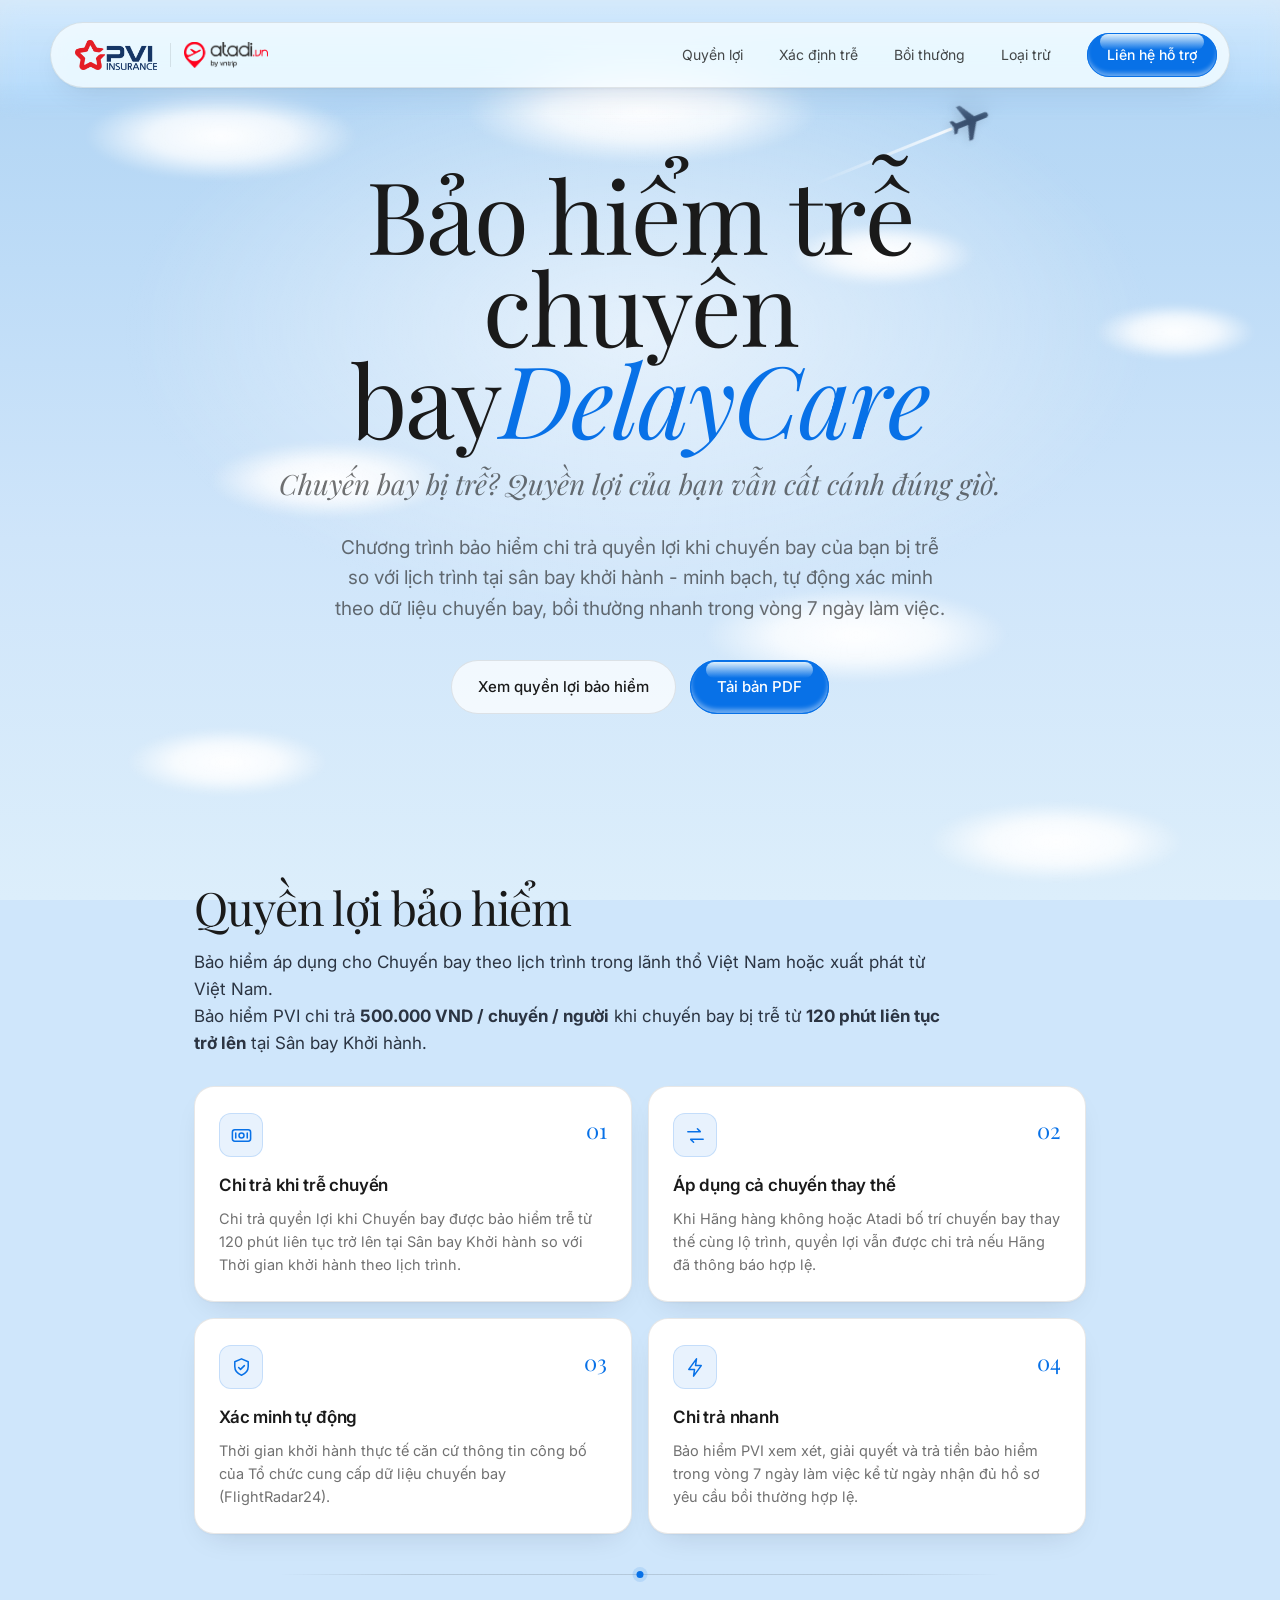
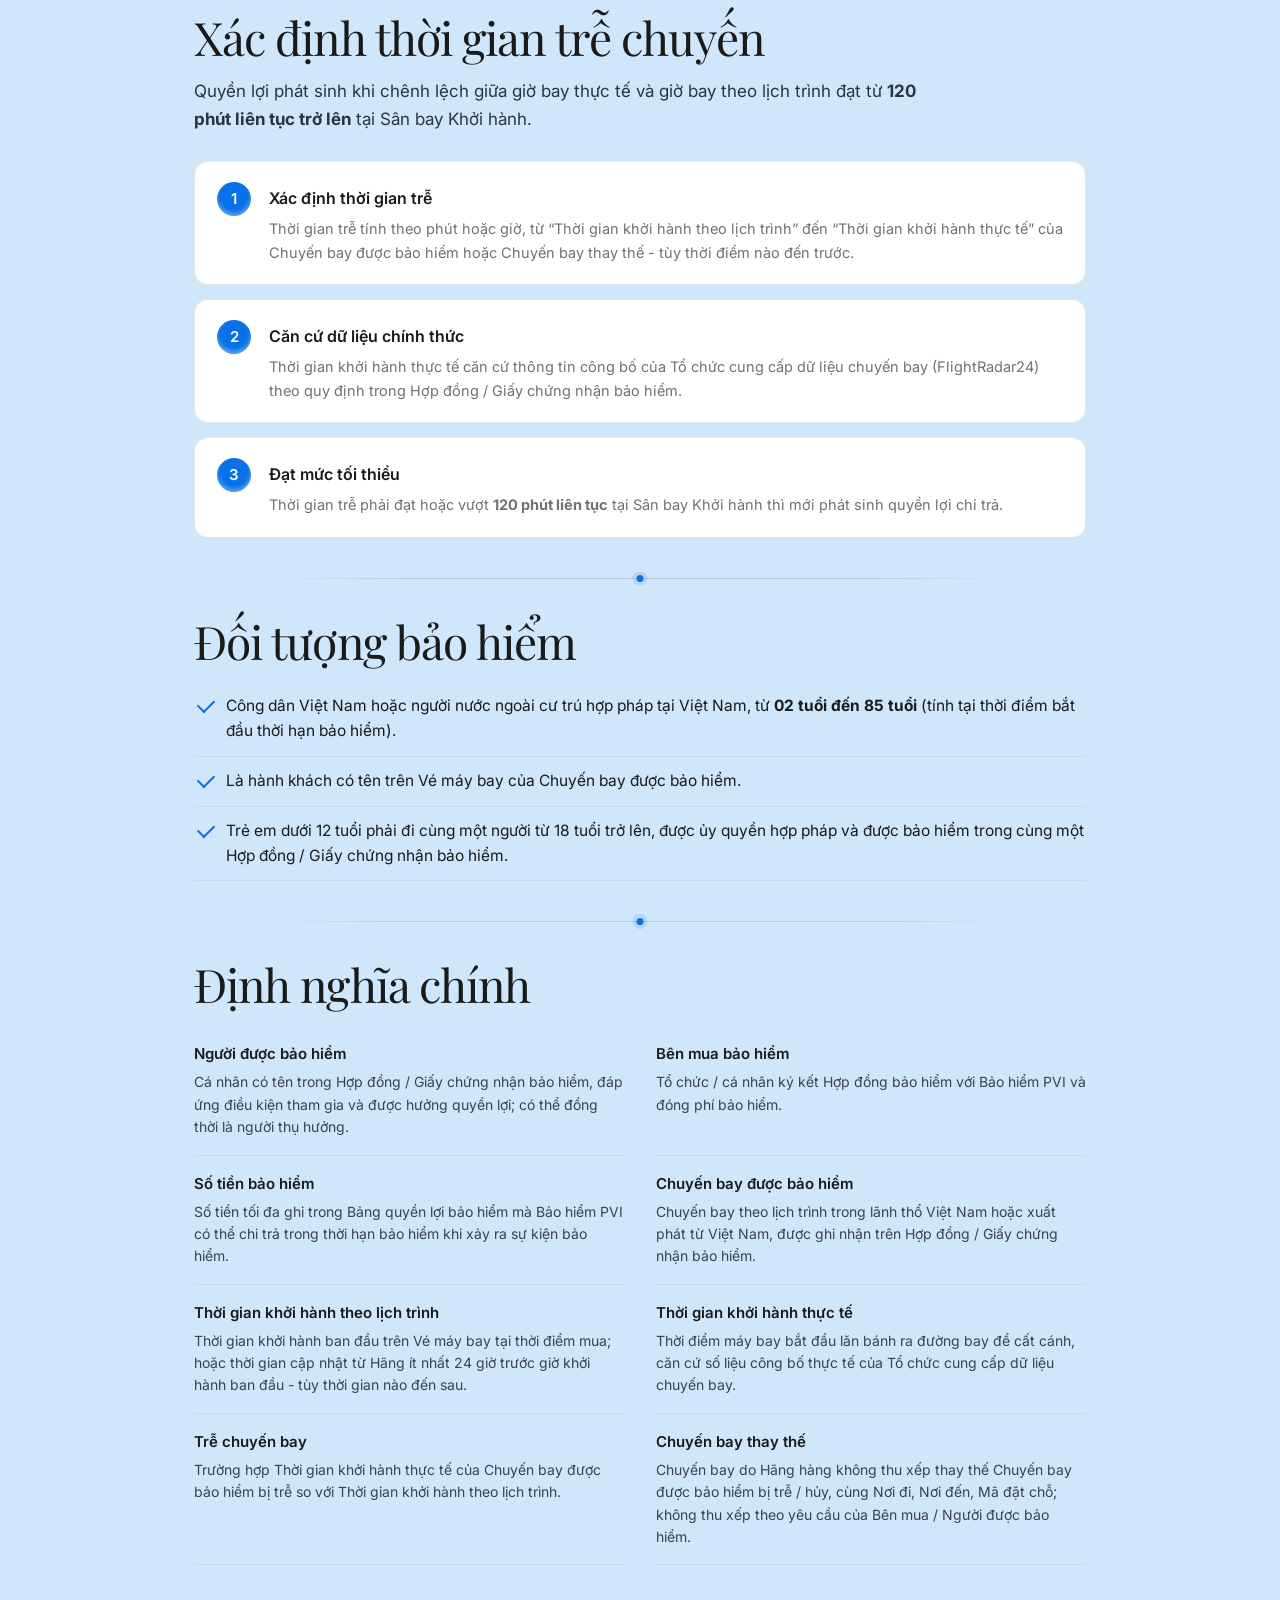
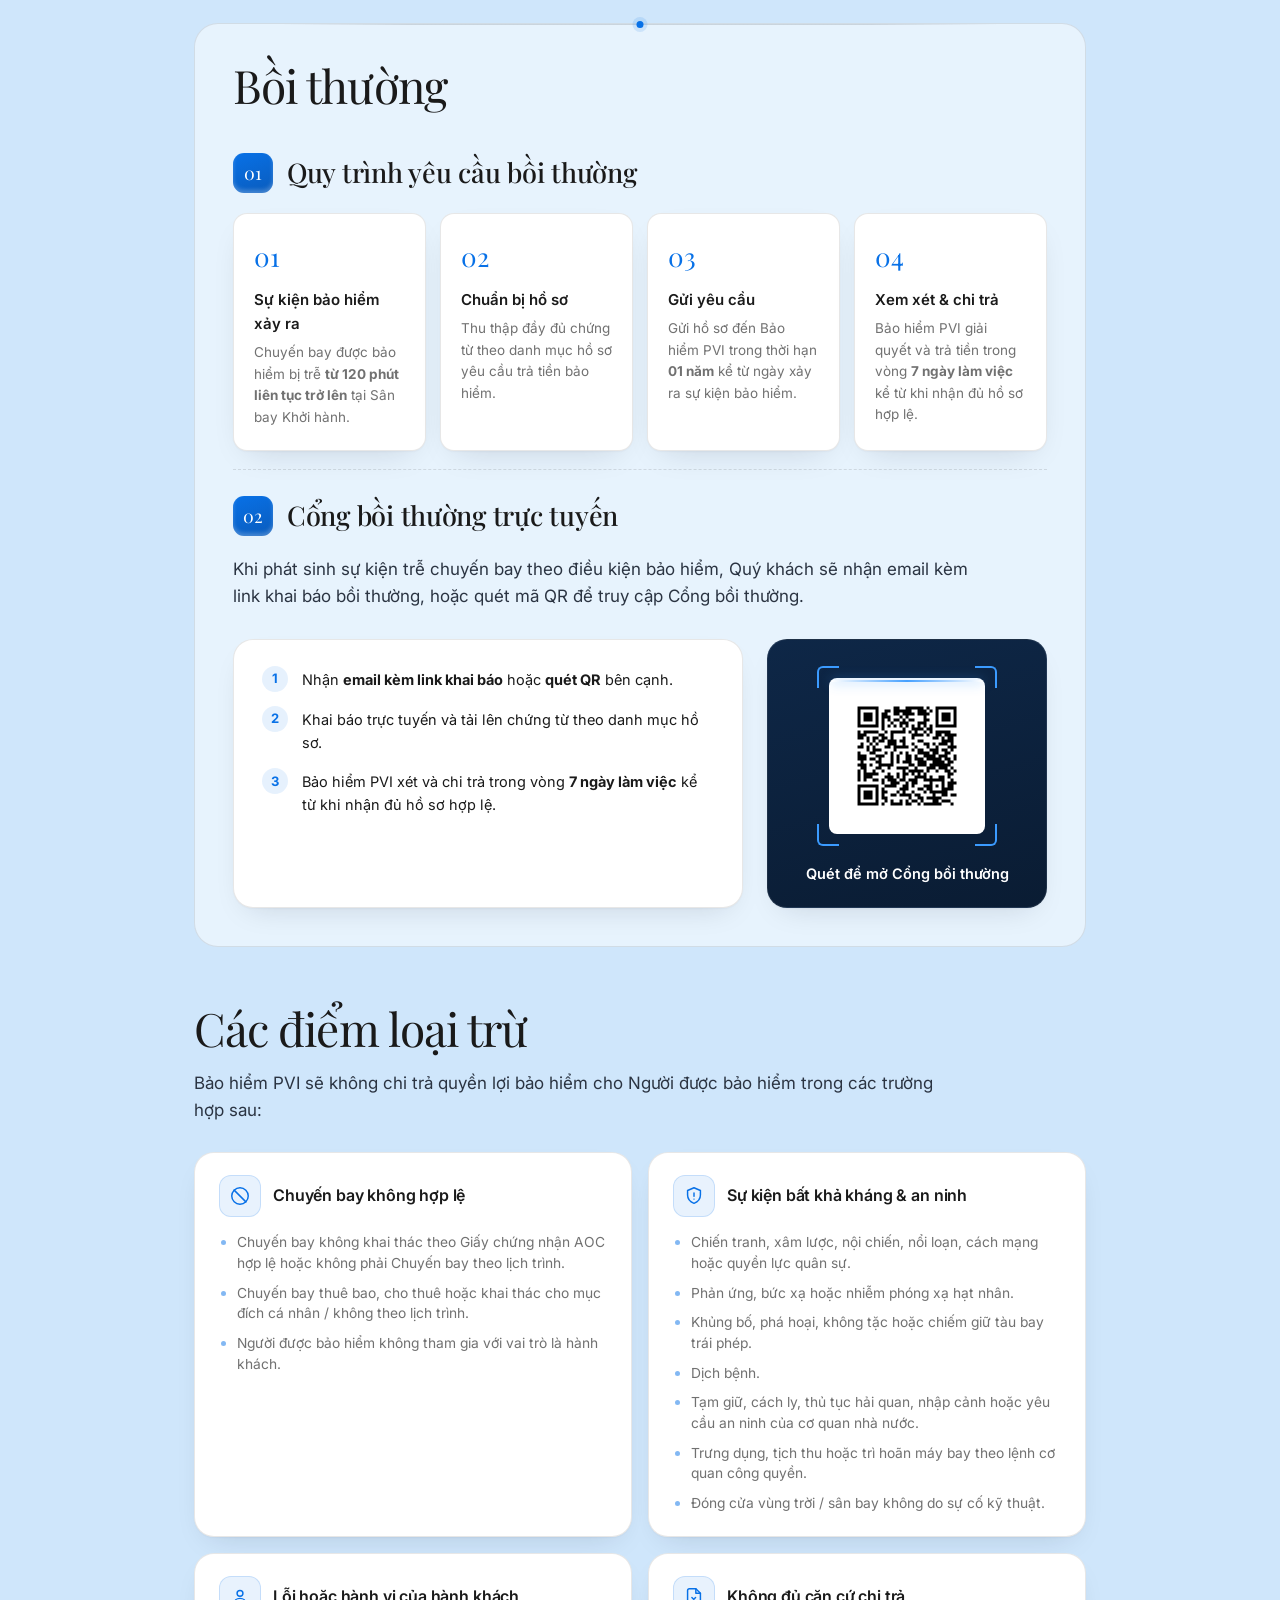
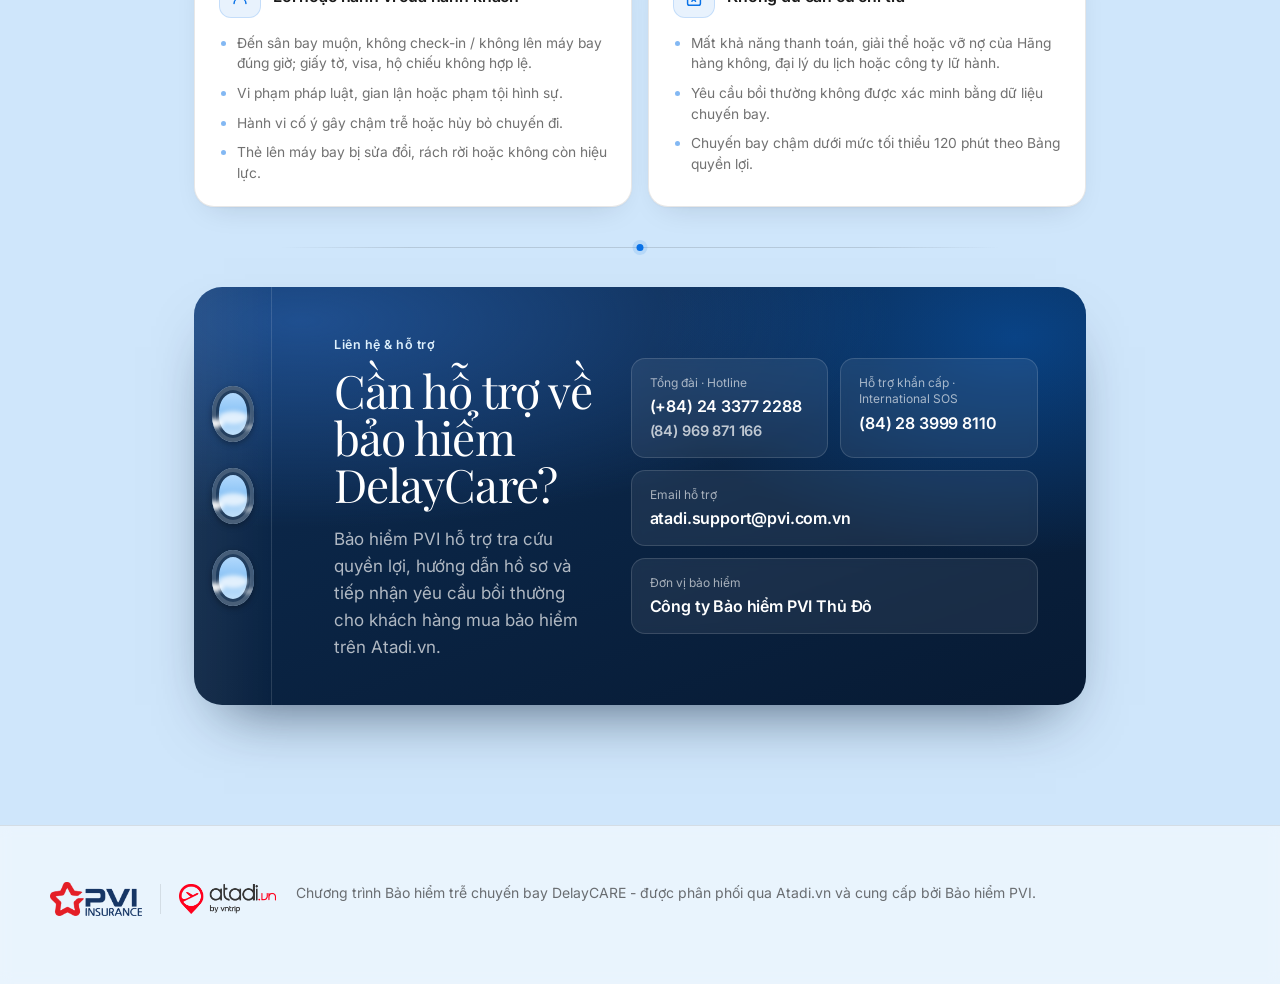
<file: flight-delay-policy/index.html>
<!DOCTYPE html>
<html lang="vi">
<head>
<meta charset="UTF-8" />
<meta name="viewport" content="width=device-width, initial-scale=1.0" />
<title>Bảo hiểm DelayCare · Atadi.vn - Quy tắc bảo hiểm</title>
<meta name="description" content="Quy tắc bảo hiểm chương trình Flight Delay Insurance phân phối qua Atadi.vn, được bảo hiểm bởi Bảo hiểm PVI." />

<link rel="preconnect" href="https://fonts.googleapis.com" />
<link rel="preconnect" href="https://fonts.gstatic.com" crossorigin />
<link href="https://fonts.googleapis.com/css2?family=Playfair+Display:ital,wght@0,400;0,500;0,600;1,400;1,500&family=Inter:wght@300;400;500;600;700&display=swap" rel="stylesheet" />

<link rel="stylesheet" href="styles.css" />
<link rel="stylesheet" href="print.css" media="print" />
</head>
<body>

<!-- top fade band: che nội dung cuộn lên phía sau navbar -->
<div class="top-fade" aria-hidden="true"></div>

<!-- Bầu trời xanh phủ toàn trang: mây bay + máy bay bay (lớp cố định sau nội dung) -->
<div class="sky-bg" aria-hidden="true">
  <span class="cloud cloud--1"></span>
  <span class="cloud cloud--2"></span>
  <span class="cloud cloud--3"></span>
  <span class="cloud cloud--4"></span>
  <span class="cloud cloud--5"></span>
  <span class="cloud cloud--6"></span>
  <span class="cloud cloud--7"></span>
  <span class="cloud cloud--8"></span>
  <div class="plane">
    <span class="plane__trail"></span>
    <svg viewBox="0 0 24 24"><path d="M21 16v-2l-8-5V3.5c0-.83-.67-1.5-1.5-1.5S10 2.67 10 3.5V9l-8 5v2l8-2.5V19l-2 1.5V22l3.5-1 3.5 1v-1.5L13 19v-5.5l8 2.5z"/></svg>
  </div>
</div>

<!-- ============ TOP PILL NAVBAR ============ -->
<header class="nav-wrap" data-screen-label="Navbar">
  <nav class="nav">
    <div class="nav__logo">
      <a href="https://www.pvi.com.vn/" target="_blank" rel="noopener" class="brand-link" aria-label="Trang chủ Bảo hiểm PVI">
        <img src="assets/pvi-logo.png" alt="Bảo hiểm PVI" class="nav__logo-pvi" />
      </a>
      <span class="nav__logo-div" aria-hidden="true"></span>
      <a href="https://www.atadi.vn/" target="_blank" rel="noopener" class="brand-link" aria-label="Trang chủ Atadi.vn">
        <img src="assets/atadi-logo.png" alt="Atadi.vn by vntrip" class="nav__logo-atadi" />
      </a>
    </div>
    <button class="nav__toggle" aria-label="Mở menu" aria-expanded="false" id="navToggle">
      <span></span><span></span><span></span>
    </button>
    <div class="nav__links" id="navLinks">
      <a href="#quyen-loi">Quyền lợi</a>
      <a href="#xac-dinh-tre">Xác định trễ</a>
      <a href="#quy-trinh-bt">Bồi thường</a>
      <a href="#loai-tru">Loại trừ</a>
      <a href="#lien-he" class="nav__cta">
        Liên hệ hỗ trợ
        <span class="nav__cta-glint" aria-hidden="true"></span>
      </a>
    </div>
  </nav>
</header>

<!-- ============ HERO ============ -->
<section class="hero" id="hero" data-screen-label="Hero">
  <div class="hero__bg" aria-hidden="true"></div>
  <div class="hero__inner">
    <h1 class="hero__title"><span class="title-top">Bảo hiểm trễ chuyến bay</span><span class="ital">DelayCare</span></h1>
    <div class="hero__tagline">Chuyến bay bị trễ? Quyền lợi của bạn vẫn cất cánh đúng giờ.</div>
    <p class="hero__sub">
      Chương trình bảo hiểm chi trả quyền lợi khi chuyến bay của bạn bị trễ so với
      lịch trình tại sân bay khởi hành - minh bạch, tự động xác minh theo dữ liệu chuyến bay,
      bồi thường nhanh trong vòng 7 ngày làm việc.
    </p>
    <div class="hero__actions">
      <a class="btn btn--ghost" href="#quyen-loi">Xem quyền lợi bảo hiểm</a>
      <a class="btn btn--primary" href="assets/Atadi-DelayCare-Quy-tac-bao-hiem.pdf" download>
        Tải bản PDF
        <span class="btn__glint" aria-hidden="true"></span>
      </a>
    </div>
  </div>
</section>

<!-- ============ DOCUMENT BODY ============ -->
<main class="doc">

  <div class="doc__content">

    <!-- 1. KEY BENEFITS -->
    <section class="block" id="quyen-loi" data-screen-label="Quyền lợi bảo hiểm">
      <h2 class="block__title">Quyền lợi bảo hiểm</h2>
      <p class="block__lead">
        Bảo hiểm áp dụng cho Chuyến bay theo lịch trình trong lãnh thổ Việt Nam hoặc xuất phát từ Việt Nam.<br>Bảo hiểm PVI chi trả <strong>500.000 VND / chuyến / người</strong> khi chuyến bay bị trễ từ <strong>120 phút liên tục trở lên</strong> tại Sân bay Khởi hành.
      </p>
      <div class="cards">
        <article class="card">
          <div class="card__head">
            <span class="card__icon"><svg viewBox="0 0 24 24" fill="none" stroke="currentColor" stroke-width="1.6" stroke-linecap="round" stroke-linejoin="round"><rect x="2.5" y="6" width="19" height="12" rx="2.5"/><circle cx="12" cy="12" r="2.6"/><path d="M6 9.5v5M18 9.5v5"/></svg></span>
            <span class="card__num">01</span>
          </div>
          <h3>Chi trả khi trễ chuyến</h3>
          <p>Chi trả quyền lợi khi Chuyến bay được bảo hiểm trễ từ 120 phút liên tục trở lên tại Sân bay Khởi hành so với Thời gian khởi hành theo lịch trình.</p>
        </article>
        <article class="card">
          <div class="card__head">
            <span class="card__icon"><svg viewBox="0 0 24 24" fill="none" stroke="currentColor" stroke-width="1.6" stroke-linecap="round" stroke-linejoin="round"><path d="M4 8h13l-3-3"/><path d="M20 16H7l3 3"/></svg></span>
            <span class="card__num">02</span>
          </div>
          <h3>Áp dụng cả chuyến thay thế</h3>
          <p>Khi Hãng hàng không hoặc Atadi bố trí chuyến bay thay thế cùng lộ trình, quyền lợi vẫn được chi trả nếu Hãng đã thông báo hợp lệ.</p>
        </article>
        <article class="card">
          <div class="card__head">
            <span class="card__icon"><svg viewBox="0 0 24 24" fill="none" stroke="currentColor" stroke-width="1.6" stroke-linecap="round" stroke-linejoin="round"><path d="M12 3l7 3v5c0 4.5-3 7.5-7 9-4-1.5-7-4.5-7-9V6z"/><path d="M9 12l2 2 4-4"/></svg></span>
            <span class="card__num">03</span>
          </div>
          <h3>Xác minh tự động</h3>
          <p>Thời gian khởi hành thực tế căn cứ thông tin công bố của Tổ chức cung cấp dữ liệu chuyến bay (FlightRadar24).</p>
        </article>
        <article class="card">
          <div class="card__head">
            <span class="card__icon"><svg viewBox="0 0 24 24" fill="none" stroke="currentColor" stroke-width="1.6" stroke-linecap="round" stroke-linejoin="round"><path d="M13 3L5 14h6l-1 7 8-11h-6z"/></svg></span>
            <span class="card__num">04</span>
          </div>
          <h3>Chi trả nhanh</h3>
          <p>Bảo hiểm PVI xem xét, giải quyết và trả tiền bảo hiểm trong vòng 7 ngày làm việc kể từ ngày nhận đủ hồ sơ yêu cầu bồi thường hợp lệ.</p>
        </article>
      </div>
    </section>

    <!-- XAC DINH TRE -->
    <section class="block" id="xac-dinh-tre" data-screen-label="Xác định trễ">
      <h2 class="block__title">Xác định thời gian trễ chuyến</h2>
      <p class="block__lead">Quyền lợi phát sinh khi chênh lệch giữa giờ bay thực tế và giờ bay theo lịch trình đạt từ <strong>120 phút liên tục trở lên</strong> tại Sân bay Khởi hành.</p>

      <div class="steps">
        <div class="step">
          <span class="step__n">1</span>
          <div>
            <h4>Xác định thời gian trễ</h4>
            <p>Thời gian trễ tính theo phút hoặc giờ, từ “Thời gian khởi hành theo lịch trình” đến “Thời gian khởi hành thực tế” của Chuyến bay được bảo hiểm hoặc Chuyến bay thay thế - tùy thời điểm nào đến trước.</p>
          </div>
        </div>
        <div class="step">
          <span class="step__n">2</span>
          <div>
            <h4>Căn cứ dữ liệu chính thức</h4>
            <p>Thời gian khởi hành thực tế căn cứ thông tin công bố của Tổ chức cung cấp dữ liệu chuyến bay (FlightRadar24) theo quy định trong Hợp đồng / Giấy chứng nhận bảo hiểm.</p>
          </div>
        </div>
        <div class="step">
          <span class="step__n">3</span>
          <div>
            <h4>Đạt mức tối thiểu</h4>
            <p>Thời gian trễ phải đạt hoặc vượt <strong>120 phút liên tục</strong> tại Sân bay Khởi hành thì mới phát sinh quyền lợi chi trả.</p>
          </div>
        </div>
      </div>
    </section>

    <!-- 2. SUBJECT -->
    <section class="block" id="doi-tuong" data-screen-label="Đối tượng bảo hiểm">
      <h2 class="block__title">Đối tượng bảo hiểm</h2>
      <ul class="list list--check">
        <li>Công dân Việt Nam hoặc người nước ngoài cư trú hợp pháp tại Việt Nam, từ <strong>02 tuổi đến 85 tuổi</strong> (tính tại thời điểm bắt đầu thời hạn bảo hiểm).</li>
        <li>Là hành khách có tên trên Vé máy bay của Chuyến bay được bảo hiểm.</li>
        <li>Trẻ em dưới 12 tuổi phải đi cùng một người từ 18 tuổi trở lên, được ủy quyền hợp pháp và được bảo hiểm trong cùng một Hợp đồng / Giấy chứng nhận bảo hiểm.</li>
      </ul>
    </section>

    <!-- 3. DEFINITIONS -->
    <section class="block" id="dinh-nghia" data-screen-label="Định nghĩa">
      <h2 class="block__title">Định nghĩa chính</h2>
      <dl class="defs">
        <div><dt>Người được bảo hiểm</dt><dd>Cá nhân có tên trong Hợp đồng / Giấy chứng nhận bảo hiểm, đáp ứng điều kiện tham gia và được hưởng quyền lợi; có thể đồng thời là người thụ hưởng.</dd></div>
        <div><dt>Bên mua bảo hiểm</dt><dd>Tổ chức / cá nhân ký kết Hợp đồng bảo hiểm với Bảo hiểm PVI và đóng phí bảo hiểm.</dd></div>
        <div><dt>Số tiền bảo hiểm</dt><dd>Số tiền tối đa ghi trong Bảng quyền lợi bảo hiểm mà Bảo hiểm PVI có thể chi trả trong thời hạn bảo hiểm khi xảy ra sự kiện bảo hiểm.</dd></div>
        <div><dt>Chuyến bay được bảo hiểm</dt><dd>Chuyến bay theo lịch trình trong lãnh thổ Việt Nam hoặc xuất phát từ Việt Nam, được ghi nhận trên Hợp đồng / Giấy chứng nhận bảo hiểm.</dd></div>
        <div><dt>Thời gian khởi hành theo lịch trình</dt><dd>Thời gian khởi hành ban đầu trên Vé máy bay tại thời điểm mua; hoặc thời gian cập nhật từ Hãng ít nhất 24 giờ trước giờ khởi hành ban đầu - tùy thời gian nào đến sau.</dd></div>
        <div><dt>Thời gian khởi hành thực tế</dt><dd>Thời điểm máy bay bắt đầu lăn bánh ra đường bay để cất cánh, căn cứ số liệu công bố thực tế của Tổ chức cung cấp dữ liệu chuyến bay.</dd></div>
        <div><dt>Trễ chuyến bay</dt><dd>Trường hợp Thời gian khởi hành thực tế của Chuyến bay được bảo hiểm bị trễ so với Thời gian khởi hành theo lịch trình.</dd></div>
        <div><dt>Chuyến bay thay thế</dt><dd>Chuyến bay do Hãng hàng không thu xếp thay thế Chuyến bay được bảo hiểm bị trễ / hủy, cùng Nơi đi, Nơi đến, Mã đặt chỗ; không thu xếp theo yêu cầu của Bên mua / Người được bảo hiểm.</dd></div>
      </dl>
    </section>

    <!-- 7. CLAIMS (one section, 3 sub-sections) -->
    <section class="block block--claims" id="quy-trinh-bt" data-screen-label="Bồi thường">
      <h2 class="block__title">Bồi thường</h2>

      <div class="subsec">
        <div class="subsec__head"><span class="subsec__n">01</span><h3 class="subsec__title">Quy trình yêu cầu bồi thường</h3></div>
      <div class="flow">
        <div class="flow__item">
          <span class="flow__n">01</span>
          <h4>Sự kiện bảo hiểm xảy ra</h4>
          <p>Chuyến bay được bảo hiểm bị trễ <strong>từ 120 phút liên tục trở lên</strong> tại Sân bay Khởi hành.</p>
        </div>
        <div class="flow__item">
          <span class="flow__n">02</span>
          <h4>Chuẩn bị hồ sơ</h4>
          <p>Thu thập đầy đủ chứng từ theo danh mục hồ sơ yêu cầu trả tiền bảo hiểm.</p>
        </div>
        <div class="flow__item">
          <span class="flow__n">03</span>
          <h4>Gửi yêu cầu</h4>
          <p>Gửi hồ sơ đến Bảo hiểm PVI trong thời hạn <strong>01 năm</strong> kể từ ngày xảy ra sự kiện bảo hiểm.</p>
        </div>
        <div class="flow__item">
          <span class="flow__n">04</span>
          <h4>Xem xét &amp; chi trả</h4>
          <p>Bảo hiểm PVI giải quyết và trả tiền trong vòng <strong>7 ngày làm việc</strong> kể từ khi nhận đủ hồ sơ hợp lệ.</p>
        </div>
      </div>
      </div>

      <div class="subsec">
        <div class="subsec__head"><span class="subsec__n">02</span><h3 class="subsec__title">Cổng bồi thường trực tuyến</h3></div>
      <p class="block__lead">
        Khi phát sinh sự kiện trễ chuyến bay theo điều kiện bảo hiểm, Quý khách sẽ nhận email kèm
        link khai báo bồi thường, hoặc quét mã QR để truy cập Cổng bồi thường.
      </p>
      <div class="claims">
        <div class="claims__main">
          <ol class="claims__steps">
            <li><span>1</span><p>Nhận <strong>email kèm link khai báo</strong> hoặc <strong>quét QR</strong> bên cạnh.</p></li>
            <li><span>2</span><p>Khai báo trực tuyến và tải lên chứng từ theo danh mục hồ sơ.</p></li>
            <li><span>3</span><p>Bảo hiểm PVI xét và chi trả trong vòng <strong>7 ngày làm việc</strong> kể từ khi nhận đủ hồ sơ hợp lệ.</p></li>
          </ol>
        </div>
        <div class="claims__qr">
          <div class="qrtech">
            <span class="qrtech__b qrtech__b--tl" aria-hidden="true"></span>
            <span class="qrtech__b qrtech__b--tr" aria-hidden="true"></span>
            <span class="qrtech__b qrtech__b--bl" aria-hidden="true"></span>
            <span class="qrtech__b qrtech__b--br" aria-hidden="true"></span>
            <span class="qrtech__scan" aria-hidden="true"></span>
            <img src="assets/claims-qr.png" alt="Mã QR truy cập Cổng bồi thường" />
          </div>
          <strong>Quét để mở Cổng bồi thường</strong>
        </div>
      </div>
      </div>

    </section>

    <!-- 6. EXCLUSIONS -->
    <section class="block" id="loai-tru" data-screen-label="Loại trừ">
      <h2 class="block__title">Các điểm loại trừ</h2>
      <p class="block__lead">Bảo hiểm PVI sẽ không chi trả quyền lợi bảo hiểm cho Người được bảo hiểm trong các trường hợp sau:</p>
      <div class="excl-grid">
        <div class="excl-cat">
          <div class="excl-cat__head">
            <span class="excl-cat__ic"><svg viewBox="0 0 24 24" fill="none" stroke="currentColor" stroke-width="1.6" stroke-linecap="round" stroke-linejoin="round"><circle cx="12" cy="12" r="9"/><line x1="5.6" y1="5.6" x2="18.4" y2="18.4"/></svg></span>
            <h3>Chuyến bay không hợp lệ</h3>
          </div>
          <ul>
            <li>Chuyến bay không khai thác theo Giấy chứng nhận AOC hợp lệ hoặc không phải Chuyến bay theo lịch trình.</li>
            <li>Chuyến bay thuê bao, cho thuê hoặc khai thác cho mục đích cá nhân / không theo lịch trình.</li>
            <li>Người được bảo hiểm không tham gia với vai trò là hành khách.</li>
          </ul>
        </div>
        <div class="excl-cat">
          <div class="excl-cat__head">
            <span class="excl-cat__ic"><svg viewBox="0 0 24 24" fill="none" stroke="currentColor" stroke-width="1.6" stroke-linecap="round" stroke-linejoin="round"><path d="M12 3l7 3v5c0 4.5-3 7.5-7 9-4-1.5-7-4.5-7-9V6z"/><line x1="12" y1="8.6" x2="12" y2="12.4"/><path d="M12 15.4h.01"/></svg></span>
            <h3>Sự kiện bất khả kháng &amp; an ninh</h3>
          </div>
          <ul>
            <li>Chiến tranh, xâm lược, nội chiến, nổi loạn, cách mạng hoặc quyền lực quân sự.</li>
            <li>Phản ứng, bức xạ hoặc nhiễm phóng xạ hạt nhân.</li>
            <li>Khủng bố, phá hoại, không tặc hoặc chiếm giữ tàu bay trái phép.</li>
            <li>Dịch bệnh.</li>
            <li>Tạm giữ, cách ly, thủ tục hải quan, nhập cảnh hoặc yêu cầu an ninh của cơ quan nhà nước.</li>
            <li>Trưng dụng, tịch thu hoặc trì hoãn máy bay theo lệnh cơ quan công quyền.</li>
            <li>Đóng cửa vùng trời / sân bay không do sự cố kỹ thuật.</li>
          </ul>
        </div>
        <div class="excl-cat">
          <div class="excl-cat__head">
            <span class="excl-cat__ic"><svg viewBox="0 0 24 24" fill="none" stroke="currentColor" stroke-width="1.6" stroke-linecap="round" stroke-linejoin="round"><circle cx="12" cy="8" r="3.2"/><path d="M5.5 19c0-3.3 2.9-5.5 6.5-5.5s6.5 2.2 6.5 5.5"/></svg></span>
            <h3>Lỗi hoặc hành vi của hành khách</h3>
          </div>
          <ul>
            <li>Đến sân bay muộn, không check-in / không lên máy bay đúng giờ; giấy tờ, visa, hộ chiếu không hợp lệ.</li>
            <li>Vi phạm pháp luật, gian lận hoặc phạm tội hình sự.</li>
            <li>Hành vi cố ý gây chậm trễ hoặc hủy bỏ chuyến đi.</li>
            <li>Thẻ lên máy bay bị sửa đổi, rách rời hoặc không còn hiệu lực.</li>
          </ul>
        </div>
        <div class="excl-cat">
          <div class="excl-cat__head">
            <span class="excl-cat__ic"><svg viewBox="0 0 24 24" fill="none" stroke="currentColor" stroke-width="1.6" stroke-linecap="round" stroke-linejoin="round"><path d="M14 3H7a2 2 0 0 0-2 2v14a2 2 0 0 0 2 2h10a2 2 0 0 0 2-2V8z"/><path d="M14 3v5h5"/><path d="M9.7 12.6l4 4M13.7 12.6l-4 4"/></svg></span>
            <h3>Không đủ căn cứ chi trả</h3>
          </div>
          <ul>
            <li>Mất khả năng thanh toán, giải thể hoặc vỡ nợ của Hãng hàng không, đại lý du lịch hoặc công ty lữ hành.</li>
            <li>Yêu cầu bồi thường không được xác minh bằng dữ liệu chuyến bay.</li>
            <li>Chuyến bay chậm dưới mức tối thiểu 120 phút theo Bảng quyền lợi.</li>
          </ul>
        </div>
      </div>
    </section>

    <!-- 8. CONTACT -->
    <section class="block block--contact" id="lien-he" data-screen-label="Liên hệ">
      <div class="contact">
        <div class="contact__portholes" aria-hidden="true">
          <span class="porthole"><span class="porthole__cloud"></span></span>
          <span class="porthole"><span class="porthole__cloud"></span></span>
          <span class="porthole"><span class="porthole__cloud"></span></span>
        </div>
        <div class="contact__body">
          <div class="contact__text">
            <span class="block__kicker">Liên hệ &amp; hỗ trợ</span>
            <h2 class="block__title">Cần hỗ trợ về bảo hiểm DelayCare?</h2>
            <p class="block__lead">Bảo hiểm PVI hỗ trợ tra cứu quyền lợi, hướng dẫn hồ sơ và tiếp nhận yêu cầu bồi thường cho khách hàng mua bảo hiểm trên Atadi.vn.</p>
          </div>
          <div class="contact__cards">
            <div class="contact__card">
              <span>Tổng đài · Hotline</span>
              <strong class="contact__num">(+84) 24 3377 2288</strong>
              <strong class="contact__num contact__alt">(84) 969 871 166</strong>
            </div>
            <div class="contact__card">
              <span>Hỗ trợ khẩn cấp · International SOS</span>
              <strong class="contact__num">(84) 28 3999 8110</strong>
            </div>
            <div class="contact__card contact__card--wide">
              <span>Email hỗ trợ</span>
              <strong class="contact__email">atadi.support@pvi.com.vn</strong>
            </div>
            <div class="contact__card contact__card--wide">
              <span>Đơn vị bảo hiểm</span>
              <strong>Công ty Bảo hiểm PVI Thủ Đô</strong>
            </div>
          </div>
        </div>
      </div>
    </section>

  </div>
</main>

<!-- ============ LEGAL FOOTER ============ -->
<footer class="foot" data-screen-label="Footer">
  <div class="foot__inner">
    <div class="foot__brand">
      <div class="foot__logos">
        <a href="https://www.pvi.com.vn/" target="_blank" rel="noopener" class="brand-link" aria-label="Trang chủ Bảo hiểm PVI">
          <img src="assets/pvi-logo.png" alt="Bảo hiểm PVI" class="foot__logo-img foot__logo-img--pvi" />
        </a>
        <span class="foot__logo-div" aria-hidden="true"></span>
        <a href="https://www.atadi.vn/" target="_blank" rel="noopener" class="brand-link" aria-label="Trang chủ Atadi.vn">
          <img src="assets/atadi-logo.png" alt="Atadi.vn by vntrip" class="foot__logo-img foot__logo-img--atadi" />
        </a>
      </div>
      <p>Chương trình Bảo hiểm trễ chuyến bay DelayCARE - được phân phối qua Atadi.vn và cung cấp bởi Bảo hiểm PVI.</p>
    </div>
  </div>
</footer>

<script src="script.js"></script>
</body>
</html>
</file>
<file: flight-delay-policy/styles.css>
/* =========================================================
   Flight Delay Insurance — Atadi.vn × Bảo hiểm PVI
   styles.css — main stylesheet
   Aesthetic: modern · clean · corporate · travel-tech
   ========================================================= */

:root {
  --blue: #0871e7;
  --blue-dark: #0a5cbd;
  --blue-tint: #def0fc;
  --green: #10b981;
  --ink: #1a1a1a;
  --ink-60: rgba(26, 26, 26, 0.62);
  --ink-45: rgba(26, 26, 26, 0.45);
  --paper: #f3f4ed;
  --paper-2: #ecedf2;
  --white: #ffffff;
  --line: rgba(26, 26, 26, 0.1);
  --line-2: rgba(26, 26, 26, 0.06);
  --radius: 20px;
  --radius-sm: 14px;
  --shadow: 0 1px 2px rgba(16, 24, 40, 0.04), 0 12px 32px -16px rgba(16, 24, 40, 0.18);
  --maxw: 1180px;
  --font-serif: "Playfair Display", Georgia, serif;
  --font-sans: "Inter", system-ui, -apple-system, "Segoe UI", sans-serif;
}

* { box-sizing: border-box; }

html { scroll-behavior: smooth; scroll-padding-top: 138px; background-color: #cfe6fb; }

body {
  margin: 0;
  font-family: var(--font-sans);
  color: var(--ink);
  background: transparent;
  font-size: 16px;
  line-height: 1.6;
  -webkit-font-smoothing: antialiased;
  -moz-osx-font-smoothing: grayscale;
  text-rendering: optimizeLegibility;
}

/* ============ FULL-PAGE SKY BACKGROUND ============ */
.sky-bg {
  position: fixed;
  inset: 0;
  z-index: -1;
  overflow: hidden;
  pointer-events: none;
  background: linear-gradient(180deg,
    #aed3f3 0%,
    #bedcf7 30%,
    #cfe5fa 60%,
    #dceefb 100%);
}

a { color: inherit; text-decoration: none; }

::selection { background: var(--blue-tint); color: var(--ink); }

/* ============ TOP PILL NAVBAR ============ */
.nav-wrap {
  position: fixed;
  top: 22px;
  left: 50%;
  transform: translateX(-50%);
  width: 95%;
  max-width: var(--maxw);
  z-index: 50;
  pointer-events: none;
}
.nav {
  pointer-events: auto;
  display: flex;
  align-items: center;
  justify-content: space-between;
  gap: 16px;
  padding: 10px 12px 10px 24px;
  background: rgba(255, 255, 255, 0.72);
  backdrop-filter: saturate(180%) blur(18px);
  -webkit-backdrop-filter: saturate(180%) blur(18px);
  border: 1px solid var(--line);
  border-radius: 999px;
  box-shadow: var(--shadow);
}
.nav__logo {
  display: flex;
  align-items: center;
  gap: 13px;
  line-height: 1;
}
.brand-link { display: block; line-height: 0; transition: opacity 0.2s ease; }
.brand-link:hover { opacity: 0.72; }
.nav__logo-pvi { height: 30px; width: auto; display: block; }
.nav__logo-atadi { height: 26px; width: auto; display: block; }
.nav__logo-div { width: 1px; height: 24px; background: var(--line); flex: none; }
.nav__links { display: flex; align-items: center; gap: 36px; }
.nav__links > a:not(.nav__cta) {
  font-size: 14px;
  color: var(--ink);
  opacity: 0.8;
  transition: opacity 0.2s ease;
}
.nav__links > a:not(.nav__cta):hover { opacity: 1; }

.nav__cta {
  position: relative;
  overflow: hidden;
  background: var(--blue);
  color: #fff;
  font-size: 14px;
  font-weight: 500;
  padding: 11px 20px;
  border-radius: 999px;
  box-shadow: inset 0 -4px 4px rgba(255, 255, 255, 0.39);
  outline: 1px solid var(--blue);
  outline-offset: -1px;
  transition: transform 0.2s ease, background 0.2s ease;
}
.nav__cta:hover { background: var(--blue-dark); }
.nav__cta-glint {
  position: absolute;
  width: 80%;
  height: 16px;
  left: 10%;
  top: 1px;
  background: linear-gradient(to bottom, var(--blue-tint), transparent);
  border-radius: 12px;
  transition: transform 0.25s ease;
}
.nav__cta:hover .nav__cta-glint { transform: scaleX(1.06); }

.nav__toggle {
  display: none;
  flex-direction: column;
  gap: 4px;
  width: 42px; height: 42px;
  align-items: center; justify-content: center;
  background: transparent; border: 0; cursor: pointer;
  border-radius: 999px;
}
.nav__toggle span {
  display: block; width: 18px; height: 1.8px;
  background: var(--ink); border-radius: 2px;
  transition: transform 0.25s ease, opacity 0.2s ease;
}
.nav__toggle[aria-expanded="true"] span:nth-child(1) { transform: translateY(5.8px) rotate(45deg); }
.nav__toggle[aria-expanded="true"] span:nth-child(2) { opacity: 0; }
.nav__toggle[aria-expanded="true"] span:nth-child(3) { transform: translateY(-5.8px) rotate(-45deg); }

/* ============ HERO ============ */
.hero {
  position: relative;
  min-height: 92vh;
  padding: 168px 24px 64px;
  display: flex;
  flex-direction: column;
  align-items: center;
  text-align: center;
  overflow: hidden;
}
.hero__bg {
  position: absolute;
  inset: 0;
  z-index: 0;
  overflow: hidden;
}
.sky {
  position: absolute;
  inset: 0;
  background: transparent;
}
/* soft white scrim so dark headline stays legible over the sky */
.hero__bg::after {
  content: "";
  position: absolute; inset: 0;
  background: radial-gradient(56% 48% at 50% 40%, rgba(255, 255, 255, 0.58), rgba(255, 255, 255, 0) 72%);
}
/* drifting clouds */
.cloud {
  position: absolute;
  border-radius: 50%;
  background: radial-gradient(closest-side, rgba(255,255,255,0.98), rgba(255,255,255,0.78) 42%, rgba(255,255,255,0.28) 66%, rgba(255,255,255,0) 80%);
  filter: blur(3px);
  will-change: transform;
}
.cloud--1 { width: 340px; height: 110px; top: 9%;  left: 4%; }
.cloud--2 { width: 230px; height: 78px;  top: 24%; left: 60%; }
.cloud--3 { width: 440px; height: 132px; top: 5%;  left: 33%; }
.cloud--4 { width: 200px; height: 70px;  top: 33%; left: 84%; }
.cloud--5 { width: 300px; height: 96px;  top: 48%; left: 14%; }
.cloud--6 { width: 380px; height: 118px; top: 64%; left: 52%; }
.cloud--7 { width: 250px; height: 84px;  top: 80%; left: 8%; }
.cloud--8 { width: 320px; height: 100px; top: 88%; left: 70%; }
/* flying plane (simple silhouette icon - looks cleaner/realistic at distance) */
.plane {
  position: absolute;
  top: 0; left: 0;
  width: 46px; height: 46px;
  transform: translate(74vw, 11vh);
  will-change: transform;
}
.plane svg {
  width: 100%; height: 100%;
  fill: rgba(31, 52, 84, 0.82);
  transform: rotate(68deg);
  filter: drop-shadow(0 3px 5px rgba(26, 41, 66, 0.22));
}
.plane__trail {
  position: absolute;
  top: 61%; right: 89%;
  width: 150px; height: 2.5px;
  background: linear-gradient(to left, rgba(255, 255, 255, 0.9), rgba(255, 255, 255, 0));
  border-radius: 3px;
  transform: rotate(-22deg);
  transform-origin: right center;
  filter: blur(0.4px);
}
@media (prefers-reduced-motion: no-preference) {
  .cloud { animation: cloudMove linear infinite; }
  .cloud--1 { animation-duration: 72s; animation-delay: -8s; }
  .cloud--2 { animation-duration: 58s; animation-delay: -34s; }
  .cloud--3 { animation-duration: 92s; animation-delay: -55s; }
  .cloud--4 { animation-duration: 50s; animation-delay: -20s; }
  .cloud--5 { animation-duration: 80s; animation-delay: -64s; }
  .cloud--6 { animation-duration: 100s; animation-delay: -12s; }
  .cloud--7 { animation-duration: 64s; animation-delay: -40s; }
  .cloud--8 { animation-duration: 86s; animation-delay: -70s; }
  .plane { animation: planeFly 34s linear infinite; }
}
@keyframes cloudMove {
  from { transform: translateX(-48vw); }
  to   { transform: translateX(102vw); }
}
@keyframes planeFly {
  0%   { transform: translate(-18vw, 48vw); }
  100% { transform: translate(120vw, -7.7vw); }
}
.hero__inner { position: relative; z-index: 2; max-width: 860px; }
.hero__eyebrow {
  display: inline-block;
  font-size: 13px;
  letter-spacing: 0.04em;
  color: var(--blue);
  background: rgba(8, 113, 231, 0.08);
  border: 1px solid rgba(8, 113, 231, 0.18);
  padding: 7px 16px;
  border-radius: 999px;
  margin-bottom: 28px;
}
.hero__title {
  font-family: var(--font-serif);
  font-weight: 400;
  font-size: clamp(52px, 10vw, 100px);
  line-height: 0.92;
  letter-spacing: -0.02em;
  margin: 0 0 22px;
}
.hero__title .ital { font-style: italic; color: var(--blue); }
.hero__sub {
  font-size: clamp(16px, 2.2vw, 19px);
  color: var(--ink-60);
  max-width: 620px;
  margin: 0 auto 36px;
}
.hero__actions { display: flex; gap: 14px; justify-content: center; flex-wrap: wrap; }
.hero__facts {
  list-style: none;
  margin: 56px auto 0;
  padding: 0;
  display: grid;
  grid-template-columns: repeat(4, 1fr);
  gap: 0;
  max-width: 760px;
  border: 1px solid var(--line);
  border-radius: var(--radius);
  background: rgba(255, 255, 255, 0.78);
  backdrop-filter: saturate(160%) blur(8px);
  -webkit-backdrop-filter: saturate(160%) blur(8px);
  overflow: hidden;
}
.hero__facts li {
  padding: 22px 18px;
  display: flex;
  flex-direction: column;
  gap: 4px;
  border-right: 1px solid var(--line);
}
.hero__facts li:last-child { border-right: 0; }
.hero__facts strong { font-size: 19px; font-weight: 600; letter-spacing: -0.01em; }
.hero__facts span { font-size: 12.5px; color: var(--ink-45); }
.hero__note {
  position: relative; z-index: 2;
  margin-top: 18px;
  font-size: 12.5px;
  color: var(--ink-45);
}

/* ---- Hero co-brand lockup (legacy, currently unused) ---- */
.hero__partners {
  position: relative; z-index: 2;
  margin-top: 52px;
  display: flex;
  align-items: center;
  justify-content: center;
  gap: 28px;
  flex-wrap: wrap;
}
.partner { display: flex; flex-direction: column; align-items: center; gap: 9px; }
.partner > span {
  font-size: 11px;
  letter-spacing: 0.06em;
  text-transform: uppercase;
  color: var(--ink-45);
}
.partner img { width: auto; display: block; }
.partner:first-of-type img { height: 22px; }
.partner:last-of-type img { height: 30px; }
.partner__div { width: 1px; height: 40px; background: var(--line); align-self: flex-end; margin-bottom: 6px; }

/* ============ BUTTONS ============ */
.btn {
  position: relative;
  overflow: hidden;
  display: inline-flex;
  align-items: center;
  gap: 8px;
  font-family: var(--font-sans);
  font-size: 15px;
  font-weight: 500;
  padding: 14px 26px;
  border-radius: 999px;
  cursor: pointer;
  border: 1px solid transparent;
  transition: transform 0.2s ease, background 0.2s ease, border-color 0.2s ease;
}
.btn--primary {
  background: var(--blue);
  color: #fff;
  box-shadow: inset 0 -4px 4px rgba(255, 255, 255, 0.39);
  outline: 1px solid var(--blue);
  outline-offset: -1px;
}
.btn--primary:hover { background: var(--blue-dark); }
.btn__glint {
  position: absolute;
  width: 78%; height: 16px;
  left: 11%; top: 1px;
  background: linear-gradient(to bottom, var(--blue-tint), transparent);
  border-radius: 12px;
  transition: transform 0.25s ease;
}
.btn--primary:hover .btn__glint { transform: scaleX(1.06); }
.btn--ghost {
  background: rgba(255, 255, 255, 0.7);
  color: var(--ink);
  border: 1px solid var(--line);
}
.btn--ghost:hover { border-color: rgba(26, 26, 26, 0.25); }

/* ============ DOCUMENT LAYOUT ============ */
.doc {
  max-width: 940px;
  margin: 0 auto;
  padding: 16px 24px 80px;
}
.doc__content { min-width: 0; }

/* ============ BLOCKS ============ */
.block { position: relative; padding: 40px 0 40px; margin-bottom: 0; }
.block + .block::before {
  content: "";
  position: absolute; top: 0; left: 50%; transform: translateX(-50%);
  width: min(100%, 720px); height: 1px;
  background: linear-gradient(to right, transparent, rgba(26,26,26,0.14) 18%, rgba(26,26,26,0.14) 82%, transparent);
}
.block + .block::after {
  content: "";
  position: absolute; top: -3px; left: 50%; transform: translateX(-50%);
  width: 7px; height: 7px; border-radius: 50%;
  background: var(--blue);
  box-shadow: 0 0 0 4px rgba(8,113,231,0.12);
}
.block:last-child { border-bottom: 0; }
.block__kicker {
  display: inline-block;
  font-size: 12.5px;
  letter-spacing: 0.04em;
  color: var(--blue-dark);
  font-weight: 600;
  margin-bottom: 12px;
}
.block__title {
  font-family: var(--font-serif);
  font-weight: 400;
  font-size: clamp(30px, 4.4vw, 46px);
  line-height: 1.02;
  letter-spacing: -0.02em;
  margin: 0 0 18px;
}
.block__lead {
  font-size: 17px;
  color: #2b3442;
  max-width: 760px;
  margin: 0 0 28px;
  text-wrap: pretty;
}

/* ============ CARDS ============ */
.cards { display: grid; grid-template-columns: repeat(2, 1fr); gap: 16px; }
.cards--2 { grid-template-columns: repeat(2, 1fr); }
.cards--3 { grid-template-columns: repeat(3, 1fr); }
.card {
  position: relative;
  background: var(--white);
  border: 1px solid var(--line);
  border-radius: var(--radius);
  padding: 26px 24px 24px;
  box-shadow: var(--shadow);
}
.card__num {
  display: inline-flex;
  font-family: var(--font-serif);
  font-size: 22px;
  color: var(--blue);
  margin-bottom: 10px;
}
.card h3 { font-size: 17px; font-weight: 600; margin: 0 0 8px; letter-spacing: -0.01em; }
.card p { font-size: 14.5px; color: var(--ink-60); margin: 0; }
.card--plain { background: rgba(255, 255, 255, 0.6); box-shadow: none; }

/* ============ SUBHEAD (in-section heading) ============ */
.subhead {
  font-family: var(--font-serif);
  font-weight: 500;
  font-size: clamp(22px, 3vw, 30px);
  letter-spacing: -0.01em;
  margin: 44px 0 18px;
  padding-top: 30px;
  border-top: 1px solid var(--line);
}

/* ============ RIGHTS & OBLIGATIONS ============ */
.rights { display: grid; grid-template-columns: repeat(2, 1fr); gap: 16px; }
.rights__card {
  background: var(--white);
  border: 1px solid var(--line);
  border-radius: var(--radius);
  padding: 26px 26px 22px;
  box-shadow: var(--shadow);
}
.rights__card h4 {
  font-family: var(--font-serif);
  font-weight: 500;
  font-size: 23px;
  letter-spacing: -0.01em;
  margin: 0 0 14px;
}
.rights__sub {
  font-size: 11.5px;
  text-transform: uppercase;
  letter-spacing: 0.06em;
  color: var(--blue);
  font-weight: 600;
  margin: 20px 0 6px;
}
.rights__sub:first-of-type { margin-top: 0; }
.list--dot li {
  position: relative;
  padding: 8px 0 8px 20px;
  font-size: 14.5px;
  color: var(--ink);
  border-bottom: 1px solid var(--line-2);
}
.list--dot li:last-child { border-bottom: 0; }
.list--dot li::before {
  content: "";
  position: absolute; left: 3px; top: 16px;
  width: 6px; height: 6px; border-radius: 50%; background: var(--blue);
}

/* ============ SPLIT ============ */
.split { display: grid; grid-template-columns: 1.2fr 1fr; gap: 28px; align-items: start; }
.callout {
  background: var(--white);
  border: 1px solid var(--line);
  border-radius: var(--radius);
  padding: 24px;
  box-shadow: var(--shadow);
}
.callout h4 { font-size: 14px; font-weight: 600; margin: 0 0 6px; }
.callout h4 + p { margin: 0 0 18px; }
.callout p { font-size: 14.5px; color: var(--ink-60); margin: 0; }
.callout p:last-child { margin-bottom: 0; }

/* ============ LISTS ============ */
.list { margin: 0; padding: 0; list-style: none; }
.list--check li {
  position: relative;
  padding: 12px 0 12px 32px;
  border-bottom: 1px solid var(--line-2);
  font-size: 15.5px;
  color: var(--ink);
}
.list--check li::before {
  content: "";
  position: absolute; left: 4px; top: 17px;
  width: 14px; height: 8px;
  border-left: 2px solid var(--blue);
  border-bottom: 2px solid var(--blue);
  transform: rotate(-45deg);
}
.list--excl { counter-reset: x; display: grid; gap: 0; }
.list--excl li {
  counter-increment: x;
  position: relative;
  padding: 14px 0 14px 44px;
  border-bottom: 1px solid var(--line-2);
  font-size: 15px;
  color: var(--ink);
}
.list--excl li::before {
  content: counter(x, decimal-leading-zero);
  position: absolute; left: 0; top: 14px;
  font-variant-numeric: tabular-nums;
  font-size: 13px;
  color: var(--blue);
  font-weight: 600;
}
.list--sub { margin: 14px 0 0; }
.list--sub li {
  position: relative;
  padding: 8px 0 8px 22px;
  font-size: 14.5px;
  color: var(--ink-60);
}
.list--sub li::before {
  content: ""; position: absolute; left: 4px; top: 16px;
  width: 6px; height: 6px; border-radius: 50%; background: var(--blue);
}

/* ============ BENEFITS TABLE ============ */
.table-scroll { overflow-x: auto; border-radius: var(--radius); border: 1px solid var(--line); box-shadow: var(--shadow); }
.bft {
  width: 100%;
  border-collapse: collapse;
  background: var(--white);
  min-width: 540px;
}
.bft thead th {
  text-align: left;
  font-size: 12.5px;
  text-transform: uppercase;
  letter-spacing: 0.04em;
  color: var(--ink-45);
  font-weight: 600;
  padding: 16px 20px;
  background: var(--paper-2);
  border-bottom: 1px solid var(--line);
}
.bft thead th:last-child, .bft .amount { text-align: right; }
.bft tbody td {
  padding: 18px 20px;
  font-size: 15px;
  border-bottom: 1px solid var(--line-2);
  vertical-align: top;
}
.bft tbody tr:last-child td { border-bottom: 0; }
.bft .amount { font-variant-numeric: tabular-nums; font-weight: 600; white-space: nowrap; text-align: right; }
.amount__unit { display: block; font-size: 12px; font-weight: 400; color: var(--ink-45); letter-spacing: 0; }
.bft__total td { background: rgba(8, 113, 231, 0.05); font-weight: 600; }
.fill {
  display: inline-block;
  color: var(--blue);
  background: rgba(8, 113, 231, 0.08);
  border: 1px dashed rgba(8, 113, 231, 0.4);
  border-radius: 6px;
  padding: 1px 8px;
  font-size: 0.92em;
  font-weight: 500;
}

/* ============ STEPS ============ */
.steps { display: grid; gap: 14px; }
.step {
  display: flex;
  gap: 18px;
  background: var(--white);
  border: 1px solid var(--line);
  border-radius: var(--radius-sm);
  padding: 20px 22px;
}
.step__n {
  flex: none;
  width: 34px; height: 34px;
  border-radius: 50%;
  display: grid; place-items: center;
  background: var(--blue);
  color: #fff;
  font-weight: 600;
  font-size: 15px;
  box-shadow: inset 0 -3px 4px rgba(255, 255, 255, 0.35);
}
.step h4 { margin: 4px 0 6px; font-size: 16px; font-weight: 600; }
.step p { margin: 0; font-size: 14.5px; color: var(--ink-60); }

/* ============ FLOW ============ */
.flow { display: grid; grid-template-columns: repeat(4, 1fr); gap: 14px; }
.flow__item {
  position: relative;
  background: var(--white);
  border: 1px solid var(--line);
  border-radius: var(--radius-sm);
  padding: 22px 20px;
  box-shadow: var(--shadow);
}
.flow__n {
  font-family: var(--font-serif);
  font-size: 26px;
  color: var(--blue);
  display: block;
  margin-bottom: 10px;
}
.flow__item h4 { margin: 0 0 6px; font-size: 15px; font-weight: 600; }
.flow__item p { margin: 0; font-size: 13.5px; color: var(--ink-60); }

/* ============ DOC ITEMS ============ */
.docs { display: grid; grid-template-columns: repeat(2, 1fr); gap: 14px; }
.doc-item {
  display: flex; gap: 14px;
  background: var(--white);
  border: 1px solid var(--line);
  border-radius: var(--radius-sm);
  padding: 18px 20px;
}
.doc-item__i {
  flex: none;
  width: 30px; height: 30px; border-radius: 8px;
  display: grid; place-items: center;
  background: rgba(8, 113, 231, 0.08);
  color: var(--blue);
  font-weight: 700;
  font-size: 14px;
}
.doc-item p { margin: 0; font-size: 14.5px; color: var(--ink); }

/* ============ DEFINITIONS ============ */
.defs { display: grid; grid-template-columns: repeat(2, 1fr); gap: 0 32px; margin: 0; }
.defs > div { padding: 16px 0; border-bottom: 1px solid var(--line-2); }
.defs dt { font-size: 15px; font-weight: 600; margin-bottom: 5px; }
.defs dd { margin: 0; font-size: 14px; color: #3a434f; }

/* ============ CLAIMS PORTAL + QR ============ */
.muted-en { display: block; margin-top: 8px; font-size: 13.5px; font-style: italic; color: var(--ink-45); }
.claims {
  display: grid;
  grid-template-columns: 1fr 280px;
  gap: 24px;
  align-items: stretch;
}
.claims__main {
  background: var(--white);
  border: 1px solid var(--line);
  border-radius: var(--radius);
  padding: 26px 28px;
  box-shadow: var(--shadow);
  display: flex;
  flex-direction: column;
  gap: 22px;
}
.claims__steps { list-style: none; margin: 0; padding: 0; display: grid; gap: 14px; }
.claims__steps li { display: flex; gap: 14px; align-items: flex-start; }
.claims__steps li span {
  flex: none;
  width: 26px; height: 26px; border-radius: 50%;
  display: grid; place-items: center;
  background: rgba(8, 113, 231, 0.1);
  color: var(--blue);
  font-size: 13px; font-weight: 700;
}
.claims__steps li p { margin: 0; font-size: 14.5px; color: var(--ink); padding-top: 2px; }
.hotlines { display: grid; grid-template-columns: 1fr 1fr; gap: 12px; }
.hotline {
  display: flex; flex-direction: column; gap: 4px;
  padding: 14px 16px;
  border: 1px solid var(--line);
  border-radius: var(--radius-sm);
  background: rgba(8, 113, 231, 0.04);
  transition: border-color 0.18s ease, background 0.18s ease;
}
.hotline:hover { border-color: rgba(8, 113, 231, 0.4); background: rgba(8, 113, 231, 0.07); }
.hotline span { font-size: 11.5px; letter-spacing: 0.02em; color: var(--ink-45); }
.hotline strong { font-size: 19px; font-weight: 600; letter-spacing: -0.01em; font-variant-numeric: tabular-nums; }
.hotline__alt { font-size: 15px !important; color: var(--ink-60); margin-top: 1px; }
.claims__qr {
  background: var(--white);
  border: 1px solid var(--line);
  border-radius: var(--radius);
  padding: 22px;
  box-shadow: var(--shadow);
  display: flex; flex-direction: column; align-items: center; text-align: center; gap: 10px;
}
.claims__qr-frame {
  width: 176px; height: 176px;
  border: 1px solid var(--line);
  border-radius: var(--radius-sm);
  padding: 10px;
  background: #fff;
}
.claims__qr-frame img { width: 100%; height: 100%; display: block; image-rendering: pixelated; }
.claims__qr strong { font-size: 14.5px; font-weight: 600; margin-top: 2px; }
.claims__qr .fill { font-size: 11px; }

/* ============ NOTE ============ */
.note {
  margin: 22px 0 0;
  padding: 16px 20px;
  background: rgba(8, 113, 231, 0.045);
  border: 1px solid rgba(8, 113, 231, 0.14);
  border-radius: var(--radius-sm);
  font-size: 13.8px;
  color: var(--ink-60);
}
.note strong { color: var(--ink); }

/* ============ CONTACT ============ */
.block--contact { border-bottom: 0; }
.contact {
  position: relative;
  overflow: hidden;
  color: #fff;
  border-radius: 28px;
  padding: 44px 48px;
  background:
    radial-gradient(120% 90% at 12% 8%, #1f4f8f 0%, transparent 55%),
    linear-gradient(160deg, #0e2c52 0%, #0a2444 48%, #071a33 100%);
  background-color: #0a2444;
  box-shadow: 0 30px 60px -30px rgba(7, 26, 51, 0.7);
}
.contact::before {
  content: ""; position: absolute; inset: 0;
  background: radial-gradient(70% 90% at 92% 12%, rgba(8, 113, 231, 0.4), transparent 58%);
  pointer-events: none;
}
/* row of airplane cabin windows down the side */
.contact__portholes {
  position: absolute; top: 0; bottom: 0; left: 0;
  width: 78px;
  display: flex; flex-direction: column; justify-content: center; gap: 26px;
  align-items: center;
  padding: 0 18px;
  background: linear-gradient(90deg, rgba(255,255,255,0.06), transparent);
  border-right: 1px solid rgba(255,255,255,0.08);
}
.porthole {
  position: relative;
  width: 42px; height: 56px;
  border-radius: 21px / 26px;
  background: linear-gradient(180deg, #bfe0ff 0%, #8ec5f6 45%, #cfe7fb 100%);
  box-shadow:
    inset 0 0 0 4px rgba(255,255,255,0.16),
    inset 0 0 0 7px rgba(10,36,68,0.85),
    0 2px 6px rgba(0,0,0,0.35);
  overflow: hidden;
}
.porthole__cloud {
  position: absolute; left: -30%; top: 58%;
  width: 60%; height: 16%;
  background: rgba(255,255,255,0.92);
  border-radius: 50%;
  filter: blur(2px);
  box-shadow: 22px -6px 0 2px rgba(255,255,255,0.7), 40px 4px 0 -2px rgba(255,255,255,0.55);
}
@media (prefers-reduced-motion: no-preference) {
  .porthole__cloud { animation: portCloud linear infinite; }
  .porthole:nth-child(1) .porthole__cloud { animation-duration: 14s; }
  .porthole:nth-child(2) .porthole__cloud { animation-duration: 19s; animation-delay: -6s; }
  .porthole:nth-child(3) .porthole__cloud { animation-duration: 16s; animation-delay: -11s; }
}
@keyframes portCloud {
  from { transform: translateX(-10px); }
  to   { transform: translateX(90px); }
}
.contact__body {
  position: relative; z-index: 1;
  margin-left: 92px;
  display: grid;
  grid-template-columns: 0.78fr 1.22fr;
  gap: 36px;
  align-items: center;
}
.contact .block__kicker { color: var(--blue-tint); }
.contact .block__title { color: #fff; }
.contact .block__lead { color: rgba(255, 255, 255, 0.68); margin-bottom: 0; }
.contact__cards { display: grid; grid-template-columns: 1fr 1fr; gap: 12px; }
.contact__card {
  background: rgba(255, 255, 255, 0.07);
  border: 1px solid rgba(255, 255, 255, 0.14);
  border-radius: var(--radius-sm);
  padding: 16px 18px;
  display: flex; flex-direction: column; gap: 5px;
  backdrop-filter: blur(4px);
}
.contact__card span { font-size: 12px; line-height: 1.35; color: rgba(255, 255, 255, 0.62); }
.contact__card strong { font-size: 16px; font-weight: 600; letter-spacing: -0.01em; line-height: 1.3; }
.contact__num { white-space: nowrap; }
.contact__alt { font-size: 14.5px !important; color: rgba(255,255,255,0.72); }
.contact__email { font-size: 15px; white-space: nowrap; }
.contact__card--wide { grid-column: 1 / -1; }
.contact__card .fill { color: var(--blue-tint); background: rgba(8, 113, 231, 0.22); border-color: rgba(255, 255, 255, 0.25); }

/* ============ FOOTER ============ */
.foot { background: rgba(255, 255, 255, 0.55); border-top: 1px solid var(--line); padding: 56px 24px 44px; backdrop-filter: blur(6px); -webkit-backdrop-filter: blur(6px); }
.foot__inner { max-width: var(--maxw); margin: 0 auto; }
.foot__brand { display: flex; gap: 20px; align-items: flex-start; flex-wrap: wrap; margin-bottom: 24px; }
.foot__logos { display: flex; align-items: center; gap: 18px; flex: none; }
.foot__logo-img { width: auto; display: block; }
.foot__logo-img--atadi { height: 30px; }
.foot__logo-img--pvi { height: 34px; }
.foot__logo-div { width: 1px; height: 30px; background: var(--line); }
.foot__logo { font-family: var(--font-serif); font-size: 30px; letter-spacing: -0.02em; flex: none; }
.foot__logo span { color: var(--blue); }
.foot__brand p { margin: 0; max-width: 640px; font-size: 14px; color: var(--ink-60); }
.foot__legal { font-size: 12.5px; color: var(--ink-45); max-width: 900px; margin: 0 0 18px; line-height: 1.65; }
.foot__copy { font-size: 12.5px; color: var(--ink-45); margin: 0; padding-top: 18px; border-top: 1px solid var(--line); }

/* ============ RESPONSIVE ============ */
@media (max-width: 960px) {
  .doc { grid-template-columns: 1fr; gap: 0; }
  .toc { display: none; }
  .flow { grid-template-columns: repeat(2, 1fr); }
  .cards--3 { grid-template-columns: repeat(2, 1fr); }
}
@media (max-width: 720px) {
  html { scroll-padding-top: 104px; }
  .top-fade { height: 92px; }
  .nav { padding: 8px 8px 8px 18px; }
  .nav__links {
    position: absolute;
    top: calc(100% + 12px);
    left: 0; right: 0;
    flex-direction: column;
    align-items: stretch;
    gap: 4px;
    background: rgba(255, 255, 255, 0.92);
    backdrop-filter: blur(18px);
    border: 1px solid var(--line);
    border-radius: 22px;
    padding: 12px;
    box-shadow: var(--shadow);
    opacity: 0;
    visibility: hidden;
    transform: translateY(-8px);
    transition: opacity 0.2s ease, transform 0.2s ease, visibility 0.2s;
  }
  .nav__links.is-open { opacity: 1; visibility: visible; transform: translateY(0); }
  .nav__links > a:not(.nav__cta) { padding: 12px 14px; border-radius: 12px; opacity: 1; }
  .nav__links > a:not(.nav__cta):hover { background: rgba(8,113,231,0.06); }
  .nav__cta { justify-content: center; margin-top: 4px; }
  .nav__toggle { display: flex; }

  .hero { padding: 132px 18px 48px; min-height: auto; }
  .hero__facts { grid-template-columns: repeat(2, 1fr); }
  .hero__facts li:nth-child(2) { border-right: 0; }
  .hero__facts li:nth-child(1), .hero__facts li:nth-child(2) { border-bottom: 1px solid var(--line); }

  .cards, .cards--2, .cards--3, .docs, .defs, .flow { grid-template-columns: 1fr; }
  .split { grid-template-columns: 1fr; }
  .rights { grid-template-columns: 1fr; }
  .refund { flex-direction: column; }
  .refund__badge { width: 100%; flex-direction: row; gap: 12px; padding: 16px 22px; }
  .refund__pct { font-size: 34px; }
  .block--claims { padding: 26px 20px; }
  .claims { grid-template-columns: 1fr; }
  .hotlines { grid-template-columns: 1fr; }
  .claims__qr { order: -1; }
  .contact { padding: 28px 22px; }
  .contact__portholes { flex-direction: row; position: static; width: auto; gap: 18px; padding: 4px 0 18px; border-right: 0; border-bottom: 1px solid rgba(255,255,255,0.08); background: none; justify-content: flex-start; }
  .porthole { width: 34px; height: 46px; }
  .contact__body { margin-left: 0; grid-template-columns: 1fr; gap: 22px; }
  .contact__cards { grid-template-columns: 1fr; }
  .doc { padding: 24px 18px 60px; }
  .block__lead, .note, .step p, .card p, .callout p { text-align: justify; }
}

/* ============ TOP FADE BAND (ẩn nội dung cuộn sau navbar) ============ */
.top-fade {
  position: fixed;
  top: 0; left: 0; right: 0;
  height: 120px;
  z-index: 40;
  pointer-events: none;
  backdrop-filter: blur(12px) saturate(120%);
  -webkit-backdrop-filter: blur(12px) saturate(120%);
  background: linear-gradient(to bottom, rgba(255,255,255,0.5), rgba(255,255,255,0));
  -webkit-mask-image: linear-gradient(to bottom, #000 68%, transparent);
  mask-image: linear-gradient(to bottom, #000 68%, transparent);
}

/* ============ CARD ICON / HEAD ============ */
.card__head { display: flex; align-items: center; justify-content: space-between; margin-bottom: 14px; }
.card__icon {
  display: inline-flex; align-items: center; justify-content: center;
  width: 44px; height: 44px;
  border-radius: 12px;
  color: var(--blue);
  background: rgba(8, 113, 231, 0.09);
  border: 1px solid rgba(8, 113, 231, 0.16);
}
.card__icon svg { width: 23px; height: 23px; }
.card--plain .card__icon { margin-bottom: 13px; background: rgba(8,113,231,0.08); }

/* ============ REFUND HIGHLIGHT (chấm dứt HĐ) ============ */
.refund {
  display: flex; align-items: stretch; gap: 0;
  background: var(--white);
  border: 1px solid rgba(8,113,231,0.22);
  border-radius: var(--radius);
  overflow: hidden;
  box-shadow: var(--shadow);
  margin-bottom: 18px;
}
.refund__badge {
  flex: none;
  width: 168px;
  display: flex; flex-direction: column; align-items: center; justify-content: center; gap: 4px;
  padding: 22px;
  background: linear-gradient(160deg, var(--blue) 0%, var(--blue-dark) 100%);
  color: #fff;
  text-align: center;
}
.refund__pct { font-family: var(--font-serif); font-size: 44px; line-height: 1; }
.refund__lbl { font-size: 12.5px; letter-spacing: 0.02em; opacity: 0.92; }
.refund__text { padding: 20px 24px; display: flex; flex-direction: column; gap: 8px; justify-content: center; }
.refund__text p { margin: 0; font-size: 15px; color: var(--ink); }
.refund__cond { font-size: 13.5px !important; color: var(--ink-60) !important; }
.refund__cond strong { color: var(--blue); }

/* ============ SUB-SECTIONS (Bồi thường) ============ */
.subsec { position: relative; padding: 26px 0 4px; }
.subsec + .subsec { margin-top: 14px; }
.subsec__head { display: flex; align-items: center; gap: 14px; margin: 0 0 20px; }
.subsec__n {
  flex: none;
  display: inline-flex; align-items: center; justify-content: center;
  width: 40px; height: 40px; border-radius: 11px;
  font-family: var(--font-serif); font-size: 18px;
  color: #fff; background: linear-gradient(160deg, var(--blue), var(--blue-dark));
  box-shadow: inset 0 -3px 4px rgba(255,255,255,0.25);
}
.subsec__title {
  font-family: var(--font-serif); font-weight: 500;
  font-size: clamp(21px, 2.8vw, 27px); letter-spacing: -0.01em;
  margin: 0; line-height: 1.1;
}
.block--claims {
  background: rgba(255,255,255,0.5);
  border: 1px solid var(--line);
  border-radius: 24px;
  padding: 38px 38px 34px;
  margin: 18px 0;
}
.block--claims .subsec { border-top: 1px dashed rgba(26,26,26,0.12); }
.block--claims .subsec:first-of-type { border-top: 0; }
.block--claims.block + .block::before,
.block--claims.block + .block::after { display: none; }

/* ============ SCROLL REVEAL ============ */
html.reveal-ready .block { opacity: 0; transform: translateY(26px); transition: opacity 0.7s cubic-bezier(.2,.7,.2,1), transform 0.7s cubic-bezier(.2,.7,.2,1); }
html.reveal-ready .block.in-view { opacity: 1; transform: none; }
html.reveal-ready .block.in-view .card,
html.reveal-ready .block.in-view .flow__item,
html.reveal-ready .block.in-view .step,
html.reveal-ready .block.in-view .doc-item,
html.reveal-ready .block.in-view .rights__card { animation: riseIn 0.6s both; }
html.reveal-ready .block.in-view .card:nth-child(2) { animation-delay: 0.06s; }
html.reveal-ready .block.in-view .card:nth-child(3) { animation-delay: 0.12s; }
html.reveal-ready .block.in-view .card:nth-child(4) { animation-delay: 0.18s; }
html.reveal-ready .block.in-view .card:nth-child(5) { animation-delay: 0.24s; }
html.reveal-ready .block.in-view .flow__item:nth-child(2) { animation-delay: 0.07s; }
html.reveal-ready .block.in-view .flow__item:nth-child(3) { animation-delay: 0.14s; }
html.reveal-ready .block.in-view .flow__item:nth-child(4) { animation-delay: 0.21s; }
@keyframes riseIn {
  from { opacity: 0; transform: translateY(16px); }
  to   { opacity: 1; transform: none; }
}
@media (prefers-reduced-motion: reduce) {
  html.reveal-ready .block { opacity: 1 !important; transform: none !important; transition: none; }
  html.reveal-ready .block.in-view .card,
  html.reveal-ready .block.in-view .flow__item,
  html.reveal-ready .block.in-view .step,
  html.reveal-ready .block.in-view .doc-item,
  html.reveal-ready .block.in-view .rights__card { animation: none; }
}

/* ============ HERO TAGLINE + SECTION NUMBER ============ */
.hero__tagline {
  font-family: var(--font-serif);
  font-size: clamp(22px, 3.5vw, 28px);
  color: var(--ink-60);
  font-style: italic;
  margin: -4px 0 26px;
}
.block__no { display: block; color: var(--blue); font-style: italic; font-weight: 500; font-size: 0.58em; line-height: 1; margin-bottom: 4px; }

/* ============ HERO HIGHLIGHTS (with icons) ============ */
.hero__facts li { align-items: center; text-align: center; gap: 5px; padding: 24px 16px; }
.hero__facts-ic {
  display: inline-flex; align-items: center; justify-content: center;
  width: 44px; height: 44px; border-radius: 13px; margin-bottom: 5px;
  color: var(--blue); background: rgba(8, 113, 231, 0.09);
  border: 1px solid rgba(8, 113, 231, 0.16);
}
.hero__facts-ic svg { width: 23px; height: 23px; }
.hero__facts strong { font-size: 18px; }
.hero__facts span { line-height: 1.35; }

/* ============ DELAY-CALC INFOGRAPHIC ============ */
.delaycalc {
  display: flex; align-items: stretch; justify-content: center;
  gap: 10px; flex-wrap: wrap;
  margin: 40px 0 10px;
}
.dc-stage {
  flex: 1 1 180px; max-width: 200px;
  background: var(--white);
  border: 1px solid var(--line);
  border-radius: var(--radius-sm);
  box-shadow: var(--shadow);
  padding: 24px 20px 22px;
  display: flex; flex-direction: column; align-items: center; text-align: center; gap: 6px;
}
.dc-stage__ic {
  display: inline-flex; align-items: center; justify-content: center;
  width: 56px; height: 56px; border-radius: 16px; margin-bottom: 4px;
  color: var(--blue); background: rgba(8, 113, 231, 0.09);
  border: 1px solid rgba(8, 113, 231, 0.16);
}
.dc-stage__ic svg { width: 29px; height: 29px; }
.dc-stage__t { font-size: 16px; font-weight: 600; letter-spacing: -0.01em; color: var(--ink); }
.dc-stage__s { font-size: 12.5px; color: var(--ink-45); line-height: 1.4; }
.dc-stage--pay {
  background: linear-gradient(165deg, rgba(16, 185, 129, 0.1), rgba(16, 185, 129, 0.03));
  border: 1.5px solid rgba(16, 185, 129, 0.5);
  box-shadow: 0 12px 32px -16px rgba(16, 185, 129, 0.6);
}
.dc-stage--pay .dc-stage__ic { color: var(--green); background: rgba(16, 185, 129, 0.12); border-color: rgba(16, 185, 129, 0.3); }
.dc-stage--pay .dc-stage__t { color: var(--green); }
.dc-stage__pay { font-family: var(--font-serif); font-size: 30px; line-height: 1; color: var(--green); margin-top: 2px; }
.dc-stage__cur { font-size: 18px; }
.dc-link {
  flex: 0 0 auto; align-self: center;
  display: flex; flex-direction: column; align-items: center; gap: 8px;
  color: var(--blue); padding: 0 2px;
}
.dc-link--ok { color: var(--green); }
.dc-link__badge {
  font-size: 12px; font-weight: 600; white-space: nowrap;
  padding: 5px 11px; border-radius: 999px;
  background: rgba(8, 113, 231, 0.09); border: 1px solid rgba(8, 113, 231, 0.18);
}
.dc-link--ok .dc-link__badge { background: rgba(16, 185, 129, 0.1); border-color: rgba(16, 185, 129, 0.28); }
.dc-link__arrow { width: 48px; height: 20px; }
@media (max-width: 880px) {
  .delaycalc { flex-direction: column; align-items: stretch; }
  .dc-stage { max-width: none; }
  .dc-link { flex-direction: row; gap: 12px; }
  .dc-link__arrow { transform: rotate(90deg); width: 28px; }
}

/* ============ BENEFIT (two-col + traveler image) ============ */
.benefit { display: grid; grid-template-columns: 1.05fr 0.95fr; gap: 34px; align-items: center; margin-top: 6px; }
.benefit__text { display: flex; flex-direction: column; gap: 18px; }
.benefit .block__lead { margin: 0; }
.benefit__hl {
  display: flex; flex-direction: column; gap: 4px;
  padding: 18px 22px; border: 1px solid rgba(8, 113, 231, 0.2);
  background: rgba(8, 113, 231, 0.05); border-radius: var(--radius-sm);
}
.benefit__amt { font-family: var(--font-serif); font-size: 42px; line-height: 1; color: var(--blue); }
.benefit__cur { font-size: 24px; }
.benefit__amtsub { font-size: 13.5px; color: var(--ink-60); }
.imgph {
  position: relative; aspect-ratio: 4 / 3;
  border-radius: var(--radius); border: 1px dashed rgba(8, 113, 231, 0.35);
  background-color: rgba(8, 113, 231, 0.04);
  background-image: repeating-linear-gradient(135deg, rgba(8, 113, 231, 0.07) 0 11px, transparent 11px 22px);
  display: flex; align-items: flex-end; justify-content: center;
}
.imgph__cap {
  font-family: ui-monospace, "SF Mono", Menlo, monospace;
  font-size: 12px; letter-spacing: 0.03em; color: var(--blue-dark);
  background: rgba(255, 255, 255, 0.9); padding: 5px 11px; border-radius: 999px;
  margin-bottom: 16px; box-shadow: var(--shadow);
}

/* ============ HIGH-TECH QR ============ */
.claims__qr { background: linear-gradient(165deg, #0e2747, #0a1c33); border-color: rgba(255, 255, 255, 0.08); color: #fff; }
.claims__qr strong { color: #fff; }
.qrtech { position: relative; width: 188px; height: 188px; padding: 16px; display: grid; place-items: center; }
.qrtech img { width: 100%; height: 100%; object-fit: contain; border-radius: 8px; background: #fff; padding: 9px; }
.qrtech__b { position: absolute; width: 22px; height: 22px; border: 2px solid #3b9bff; }
.qrtech__b--tl { top: 4px; left: 4px; border-right: 0; border-bottom: 0; border-top-left-radius: 6px; }
.qrtech__b--tr { top: 4px; right: 4px; border-left: 0; border-bottom: 0; border-top-right-radius: 6px; }
.qrtech__b--bl { bottom: 4px; left: 4px; border-right: 0; border-top: 0; border-bottom-left-radius: 6px; }
.qrtech__b--br { bottom: 4px; right: 4px; border-left: 0; border-top: 0; border-bottom-right-radius: 6px; }
.qrtech__scan {
  position: absolute; left: 18px; right: 18px; top: 18px; height: 2px;
  background: linear-gradient(90deg, transparent, rgba(59, 155, 255, 0.95), transparent);
  box-shadow: 0 0 12px rgba(59, 155, 255, 0.8); border-radius: 2px;
  animation: qrscan 2.8s ease-in-out infinite;
}
@keyframes qrscan { 0%, 100% { transform: translateY(0); } 50% { transform: translateY(150px); } }
@media (prefers-reduced-motion: reduce) { .qrtech__scan { animation: none; opacity: 0.5; } }

/* ============ EXCLUSIONS (grouped) ============ */
.excl-grid { display: grid; grid-template-columns: repeat(2, 1fr); gap: 16px; }
.excl-cat { background: var(--white); border: 1px solid var(--line); border-radius: var(--radius); padding: 22px 24px; box-shadow: var(--shadow); }
.excl-cat__head { display: flex; align-items: center; gap: 12px; margin-bottom: 15px; }
.excl-cat__ic {
  flex: none; width: 42px; height: 42px; border-radius: 12px;
  display: inline-flex; align-items: center; justify-content: center;
  color: var(--blue); background: rgba(8, 113, 231, 0.09); border: 1px solid rgba(8, 113, 231, 0.16);
}
.excl-cat__ic svg { width: 22px; height: 22px; }
.excl-cat h3 { margin: 0; font-size: 16px; font-weight: 600; letter-spacing: -0.01em; }
.excl-cat ul { list-style: none; margin: 0; padding: 0; display: flex; flex-direction: column; gap: 9px; }
.excl-cat li { position: relative; padding-left: 18px; font-size: 13.8px; line-height: 1.5; color: var(--ink-60); }
.excl-cat li::before { content: ""; position: absolute; left: 2px; top: 8px; width: 5px; height: 5px; border-radius: 50%; background: rgba(8, 113, 231, 0.5); }

/* ============ CONTACT WIDE CARD + FOOTER ONE-LINE ============ */
.contact__card--wide strong { white-space: nowrap; }
.foot__brand p { max-width: none; }

@media (max-width: 720px) {
  .benefit { grid-template-columns: 1fr; }
  .excl-grid { grid-template-columns: 1fr; }
}
</file>
<file: flight-delay-policy/print.css>
/* =========================================================
   print.css — Tối ưu in / xuất PDF khổ A4
   Liên kết với media="print" trong index.html
   ========================================================= */

@page {
  size: A4 portrait;
  margin: 16mm 14mm 18mm;
}

@media print {
  :root { --shadow: none; }

  html, body {
    background: #fff !important;
    color: #000;
    font-size: 10.5pt;
    line-height: 1.5;
  }

  /* Ẩn các phần điều hướng / trang trí không cần in */
  .top-fade,
  .sky-bg,
  .nav-wrap,
  .nav__toggle,
  .hero__bg,
  .hero__actions,
  #printBtn { display: none !important; }

  /* HERO -> trở thành trang bìa gọn */
  .hero {
    min-height: auto;
    padding: 0 0 14mm;
    page-break-after: always;
    text-align: left;
    border-bottom: 1.5pt solid #000;
  }
  .hero__inner { max-width: 100%; }
  .hero__eyebrow {
    background: none; border: 0; padding: 0; color: #000;
    font-size: 9pt; letter-spacing: 0.04em; margin-bottom: 6mm;
  }
  .hero__title { font-size: 30pt; line-height: 1; margin-bottom: 5mm; }
  .hero__title .ital { color: #000; }
  .hero__sub { font-size: 11pt; color: #222; max-width: 100%; margin-bottom: 8mm; }
  .hero__facts {
    background: none; border: 1pt solid #999;
    margin-top: 0; max-width: 100%;
  }
  .hero__facts li { border-right: 1pt solid #999; padding: 4mm 4mm; }
  .hero__facts strong { font-size: 12pt; }
  .hero__note { margin-top: 6mm; color: #444; }

  /* Bố cục tài liệu: 1 cột, ẩn mục lục dính */
  .doc {
    display: block;
    max-width: 100%;
    padding: 0;
    margin: 0;
  }
  .toc { display: none !important; }
  .doc__content { display: block; }

  /* Mỗi phần bắt đầu trang mới, tránh ngắt giữa khối */
  .block {
    padding: 0 0 8mm;
    margin: 0 0 8mm;
    border-bottom: 0.75pt solid #bbb;
    page-break-inside: avoid;
    break-inside: avoid;
  }
  .block__kicker { color: #000; font-weight: 700; }
  .block__title { font-size: 18pt; margin-bottom: 4mm; }
  .block__lead { font-size: 10.5pt; color: #222; max-width: 100%; }

  /* Các nhóm dài: cho phép ngắt nhưng giữ item nguyên vẹn */
  .list--excl, .docs, .defs, .cards, .steps, .flow { break-inside: auto; }
  .card, .step, .flow__item, .doc-item, .callout,
  .list--check li, .list--excl li, .defs > div, .note,
  .claims, .claims__main, .claims__qr, .hotline,
  .rights__card,
  .bft tr {
    page-break-inside: avoid;
    break-inside: avoid;
  }

  /* Sub-headings & quyền-nghĩa vụ */
  .subhead { font-size: 14pt; margin: 7mm 0 3mm; padding-top: 4mm; border-top: 0.75pt solid #bbb; page-break-after: avoid; break-after: avoid; }
  .rights__card { border: 0.75pt solid #999 !important; background: #fff !important; box-shadow: none; }
  .rights__card h4 { color: #000; }
  .rights__sub { color: #000 !important; }

  /* Cổng bồi thường + QR */
  .muted-en { color: #444; }
  .claims { grid-template-columns: 1fr 200px; }
  .claims__main, .claims__qr {
    border: 0.75pt solid #999 !important;
    background: #fff !important;
    box-shadow: none;
  }
  .claims__steps li span, .hotline {
    background: #f5f5f5 !important;
    -webkit-print-color-adjust: exact; print-color-adjust: exact;
  }
  .hotline { border: 0.5pt solid #bbb !important; }
  .claims__steps li span, .hotline strong { color: #000 !important; }
  .claims__qr-frame { border: 0.5pt solid #999 !important; }
  .claims__qr-frame img { image-rendering: auto; }

  /* Bảng quyền lợi: viền rõ, in trắng đen */
  .table-scroll { overflow: visible; border: 1pt solid #000; box-shadow: none; }
  .bft { min-width: 0; }
  .bft thead th { background: #eee !important; color: #000; border-bottom: 1pt solid #000; -webkit-print-color-adjust: exact; print-color-adjust: exact; }
  .bft tbody td { border-bottom: 0.5pt solid #999; }
  .bft__total td { background: #f0f0f0 !important; -webkit-print-color-adjust: exact; print-color-adjust: exact; }

  /* Thẻ/khối: bỏ nền màu nặng, giữ viền */
  .card, .step, .flow__item, .doc-item, .callout {
    border: 0.75pt solid #999 !important;
    background: #fff !important;
  }
  .card__num, .flow__n, .card h3, .step h4 { color: #000 !important; }
  .step__n { background: #000 !important; color: #fff !important; box-shadow: none; -webkit-print-color-adjust: exact; print-color-adjust: exact; }
  .doc-item__i { background: #eee !important; color: #000 !important; -webkit-print-color-adjust: exact; print-color-adjust: exact; }

  .note { background: #f5f5f5 !important; border: 0.5pt solid #bbb !important; -webkit-print-color-adjust: exact; print-color-adjust: exact; }

  .fill { color: #000; background: none; border: 0.5pt dashed #666; }

  .list--check li::before, .list--excl li::before, .list--sub li::before { -webkit-print-color-adjust: exact; print-color-adjust: exact; }

  /* Liên hệ: chuyển nền tối sang nền sáng để tiết kiệm mực */
  .contact {
    background: #fff !important;
    color: #000;
    border: 1pt solid #000;
    border-radius: 0;
    padding: 6mm;
    page-break-inside: avoid;
  }
  .contact::before { display: none; }
  .contact__portholes { display: none !important; }
  .contact__body { margin-left: 0 !important; }
  .contact .block__kicker, .contact .block__title { color: #000 !important; }
  .contact .block__lead { color: #222 !important; }
  .contact__card { background: #f5f5f5 !important; border: 0.5pt solid #bbb !important; -webkit-print-color-adjust: exact; print-color-adjust: exact; }
  .contact__card span { color: #555 !important; }
  .contact__card strong, .contact__card .fill { color: #000 !important; background: none; border-color: #666; }

  /* Reveal: luôn hiện khi in (không để section ẩn opacity:0) */
  html.reveal-ready .block,
  html.reveal-ready .block.in-view .card,
  html.reveal-ready .block.in-view .flow__item,
  html.reveal-ready .block.in-view .step,
  html.reveal-ready .block.in-view .doc-item,
  html.reveal-ready .block.in-view .rights__card {
    opacity: 1 !important; transform: none !important; animation: none !important; transition: none !important;
  }

  /* Dividers trang trí giữa section */
  .block + .block::before { background: #bbb !important; -webkit-print-color-adjust: exact; print-color-adjust: exact; }
  .block + .block::after { display: none !important; }

  /* Khối hoàn phí 100% */
  .refund { border: 0.75pt solid #999 !important; box-shadow: none; }
  .refund__badge { background: #eee !important; color: #000 !important; -webkit-print-color-adjust: exact; print-color-adjust: exact; }
  .refund__pct, .refund__cond strong { color: #000 !important; }

  /* Section Bồi thường + sub-section */
  .block--claims { background: #fff !important; border: 0.75pt solid #999 !important; border-radius: 0; padding: 6mm 0; }
  .subsec__n { background: #000 !important; color: #fff !important; box-shadow: none; -webkit-print-color-adjust: exact; print-color-adjust: exact; }
  .block--claims .subsec { border-top: 0.5pt solid #ccc !important; }

  /* Card icon */
  .card__icon { background: #f0f0f0 !important; border: 0.5pt solid #ccc !important; color: #000 !important; -webkit-print-color-adjust: exact; print-color-adjust: exact; }

  /* Footer pháp lý */
  .foot { background: #fff !important; border-top: 1pt solid #000; padding: 6mm 0 0; }
  .foot__logo span, .foot__logo { color: #000 !important; }

  a { color: #000 !important; text-decoration: none; }
}
</file>
